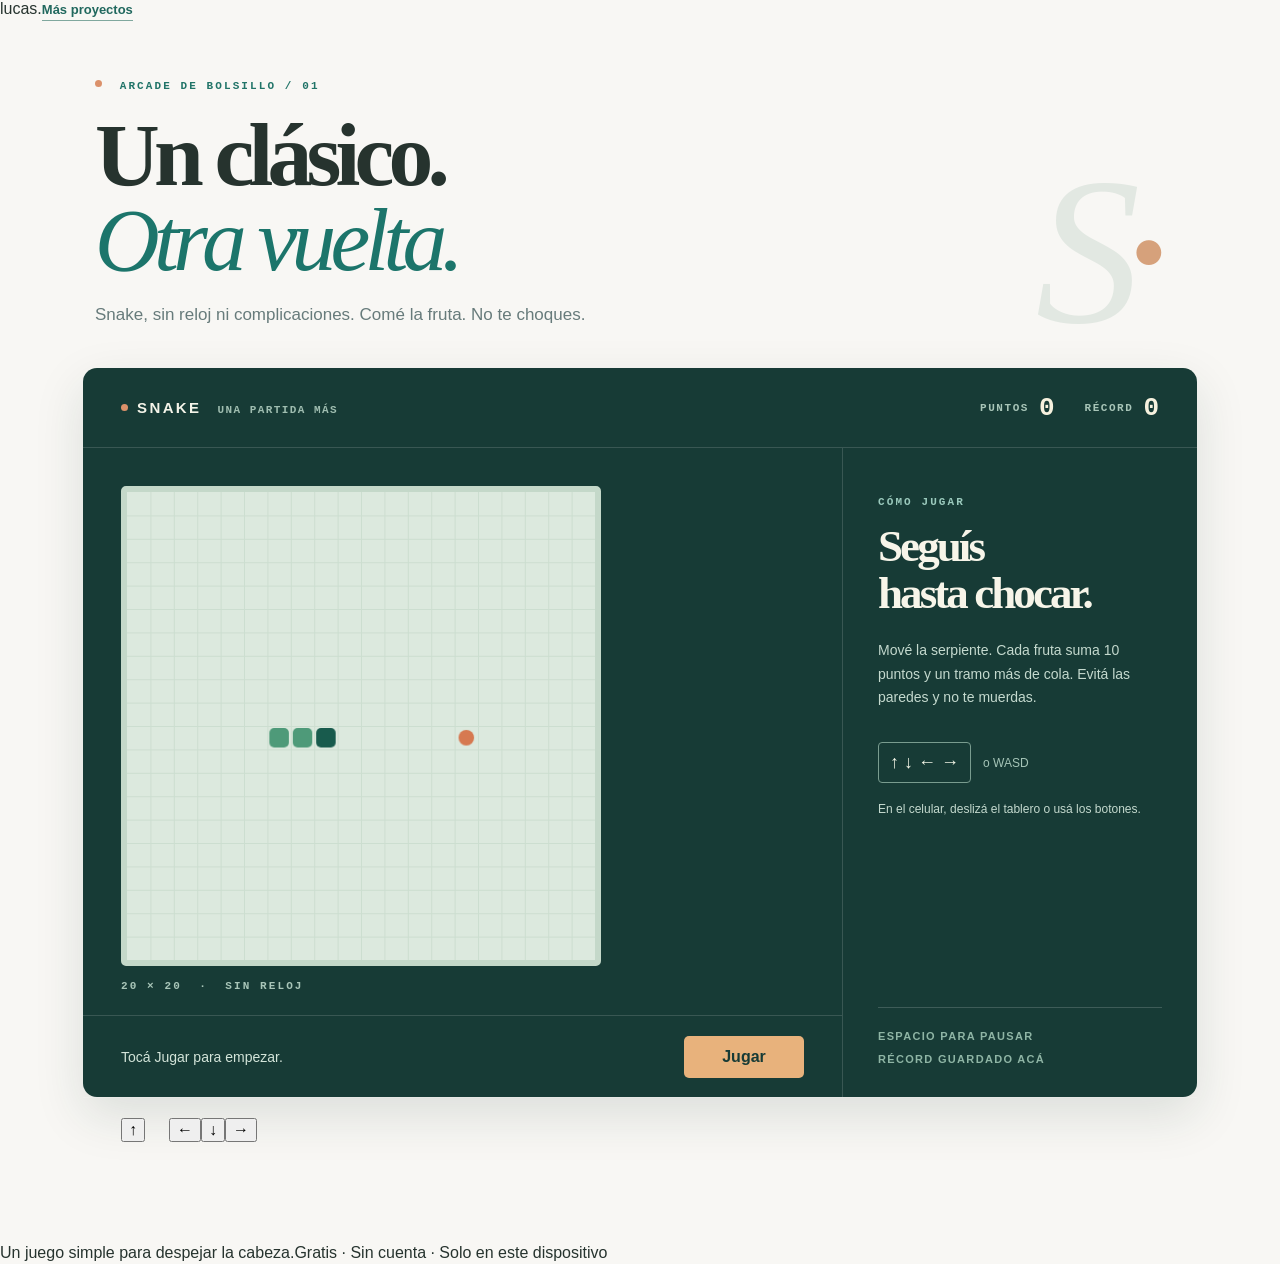
<file: 1-index.html>
<!doctype html>
<html lang="es-UY"><head><meta charset="utf-8"><meta name="viewport" content="width=device-width,initial-scale=1"><meta name="theme-color" content="#f8f7f4"><meta name="description" content="Snake: un clásico para hacer una pausa."><title>Snake · Lucas</title><link rel="stylesheet" href="./style.css"></head>
<body><header class="site"><a class="brand" href="https://lucasramos.uy/links/">lucas<span>.</span></a><a class="back" href="https://lucasramos.uy/links/">Más proyectos</a></header>
<main><section class="intro"><div><p class="eyebrow"><span class="dot"></span> ARCADE DE BOLSILLO / 01</p><h1>Un clásico.<br><em>Otra vuelta.</em></h1><p class="lede">Snake, sin reloj ni complicaciones. Comé la fruta. No te choques.</p></div><span class="big-snake" aria-hidden="true">S<span>·</span></span></section>
<section class="machine" aria-label="Juego Snake"><div class="machine-top"><div><span class="led"></span><strong>SNAKE</strong><span class="machine-sub">UNA PARTIDA MÁS</span></div><div class="scoreboard"><span>PUNTOS <b id="score">0</b></span><span>RÉCORD <b id="best">0</b></span></div></div>
<div class="machine-body"><div class="board-frame"><canvas id="board" width="480" height="480" role="img" aria-label="Tablero de Snake" tabindex="0"></canvas><span class="board-foot">20 × 20 &nbsp;·&nbsp; SIN RELOJ</span></div><div class="machine-bottom"><p id="status" role="status" aria-live="polite">Tocá Jugar para empezar.</p><button id="start" type="button">Jugar <span aria-hidden="true">→</span></button></div><div class="panel"><p class="panel-kicker">CÓMO JUGAR</p><h2>Seguís<br> hasta chocar.</h2><p>Mové la serpiente. Cada fruta suma 10 puntos y un tramo más de cola. Evitá las paredes y no te muerdas.</p><div class="key-guide"><span>↑ ↓ ← →</span><span>o WASD</span></div><p class="touch-note">En el celular, deslizá el tablero o usá los botones.</p><div class="panel-bottom"><span>ESPACIO PARA PAUSAR</span><span>RÉCORD GUARDADO ACÁ</span></div></div></div></section>
<div class="controls" aria-label="Controles táctiles"><button data-dir="up" aria-label="Arriba">↑</button><div><button data-dir="left" aria-label="Izquierda">←</button><button data-dir="down" aria-label="Abajo">↓</button><button data-dir="right" aria-label="Derecha">→</button></div></div>
</main><footer><span>Un juego simple para despejar la cabeza.</span><span>Gratis · Sin cuenta · Solo en este dispositivo</span></footer><script src="./app.js" defer></script></body></html>
</file>
<file: style.css>
:root{font-family:"Space Grotesk",sans-serif;background:#f8f7f4;color:#26332e}*{box-sizing:border-box}body{margin:0}button{font:inherit;cursor:pointer}a{color:inherit;text-decoration:none}kit-header::part(header){height:68px;padding:0 max(5vw,22px)}kit-header::part(brand){font-size:24px;font-weight:800;letter-spacing:-.07em}.back{font-size:13px;color:#21685e;font-weight:700;border-bottom:1px solid #80a89e;padding-bottom:3px}main{max-width:1170px;padding:62px 28px 82px;margin:auto}.intro{display:flex;align-items:end;justify-content:space-between;gap:16px;padding:0 12px 43px}.eyebrow,.panel-kicker{color:#217468;font-size:11px;letter-spacing:.19em;font-weight:800;margin:0 0 20px}.dot,.led{display:inline-block;width:7px;height:7px;border-radius:50%;background:#db916a;margin-right:9px;vertical-align:2px}h1,h2{font-family:"Source Serif 4",serif;letter-spacing:-.065em}h1{font-size:clamp(54px,7vw,93px);line-height:.95;margin:0}h1 em{font-weight:400;color:#1c756b}.lede{font-size:17px;color:#677b7b;margin:23px 0 0}.big-snake{font:italic 210px/.7 "Source Serif 4",serif;color:#e2e8e2;letter-spacing:-.1em;margin-right:34px;user-select:none}.big-snake span{color:#d6a17b}.machine{background:#173b36;border-radius:14px;box-shadow:0 18px 50px #19342c20;overflow:hidden;color:#f4f4e9}.machine-top{height:80px;display:flex;justify-content:space-between;align-items:center;border-bottom:1px solid #ffffff25;padding:0 38px}.machine-top strong{font-size:15px;letter-spacing:.16em}.machine-sub{margin-left:16px;color:#9fbdb0;font-size:11px;letter-spacing:.13em;font-weight:700}.scoreboard{display:flex;gap:30px;color:#a8c5b8;font-size:11px;letter-spacing:.14em;font-weight:800}.scoreboard span{display:flex;align-items:center;gap:10px}.scoreboard b{color:#f6f1de;font-size:26px;letter-spacing:0}.machine-body{display:grid;grid-template-columns:minmax(0,1fr) minmax(260px,355px);grid-template-rows:auto auto auto;gap:0}.board-frame{grid-column:1;grid-row:1}.board-frame{padding:38px 38px 23px}.board-frame canvas{display:block;width:min(100%,480px);height:auto;aspect-ratio:1;background:#dce9de;border:6px solid #c4d8c9;border-radius:5px;touch-action:none;outline:none}.board-frame canvas:focus-visible{box-shadow:0 0 0 3px #e3a57d}.board-foot{display:block;margin-top:14px;font-size:11px;color:#a8c5b8;letter-spacing:.19em;font-weight:700}.panel{grid-column:2;grid-row:1 / span 3;border-left:1px solid #ffffff25;padding:48px 35px 32px;display:flex;flex-direction:column}.panel-kicker{color:#9bcabd;margin:0 0 15px}.panel h2{font-size:45px;line-height:1.04;margin:0 0 22px;color:#f7f5e9}.panel>p:not(.panel-kicker){font-size:14px;line-height:1.7;color:#c4d9ce;margin:0 0 24px}.key-guide{display:flex;gap:12px;align-items:center;margin:8px 0 16px}.key-guide span:first-child{border:1px solid #799c8f;border-radius:4px;padding:9px 11px;font-size:18px;color:#f2f5e6}.key-guide span:last-child{font-size:12px;color:#a5c4b7}.panel .touch-note{font-size:12px!important}.panel-bottom{border-top:1px solid #ffffff2b;padding-top:22px;margin-top:auto;display:flex;flex-direction:column;gap:11px;font-size:11px;color:#8fb5a5;letter-spacing:.12em;font-weight:700}.machine-bottom{grid-column:1;grid-row:2;height:82px;display:flex;justify-content:space-between;align-items:center;border-top:1px solid #ffffff25;padding:0 38px}.machine-bottom p{font-size:14px;color:#d3e4d9;margin:0}.machine-bottom button{background:#e8b27c;color:#173b36;border:0;border-radius:5px;padding:12px 20px;font-weight:800;min-width:120px}@media (hover:hover){.machine-bottom button:hover{background:#f1c99c}}.machine-bottom button span{margin-left:8px}.board-foot strong{float:right;color:#e8b27c;font-size:11px;letter-spacing:.06em}.controls{grid-column:1;grid-row:3;border-top:1px solid #ffffff25;padding:20px 38px;display:flex;align-items:center;gap:24px}.controls-title{margin:0;color:#a8c5b8;font-size:12px;font-weight:700}.dpad{display:grid;grid-template-columns:repeat(3,52px);grid-template-rows:repeat(2,48px);gap:5px}.dpad button{border:1px solid #a2bdb0;background:#eaf0e9;border-radius:7px;font-size:24px;font-weight:700;color:#173b36;touch-action:manipulation;-webkit-tap-highlight-color:transparent}.dpad button[data-dir=up]{grid-column:2}.dpad button[data-dir=left]{grid-column:1;grid-row:2}.dpad button[data-dir=down]{grid-column:2;grid-row:2}.dpad button[data-dir=right]{grid-column:3;grid-row:2}.dpad button:active{background:#e8b27c;transform:scale(.96)}@media(max-width:800px){kit-header::part(header){height:62px}.back{font-size:12px}main{padding:18px 19px 40px}.intro{padding:0 0 18px}.big-snake{display:none}.eyebrow{font-size:11px;letter-spacing:.17em;margin-bottom:10px}h1{font-size:clamp(40px,11vw,52px)}.lede{font-size:12px;line-height:1.4;max-width:340px;margin-top:9px}.machine-top{height:65px;padding:0 17px}.machine-top strong{font-size:12px}.machine-sub{display:none}.scoreboard{gap:12px;font-size:11px}.scoreboard span{gap:5px}.scoreboard b{font-size:19px}.machine-body{display:flex;flex-direction:column}.board-frame{padding:12px 15px 9px}.board-frame canvas{width:100%;border-width:4px}.board-foot{margin-top:9px;font-size:11px}.panel{grid-column:2;grid-row:1 / span 3;border-left:0;border-top:1px solid #ffffff25;padding:26px 24px 25px}.panel h2{font-size:34px;margin-bottom:10px}.panel h2 br{display:none}.panel>p:not(.panel-kicker){font-size:13px;margin-bottom:13px}.key-guide{display:none}.panel .touch-note{display:none}.panel-bottom{padding-top:16px;margin-top:4px;font-size:11px}.machine-bottom{height:auto;min-height:70px;padding:14px 17px;gap:10px}.machine-bottom p{font-size:12px;max-width:180px}.machine-bottom button{min-width:100px;padding:11px}.controls{margin:0;padding:12px 17px 16px;display:flex;flex-direction:column;gap:8px;background:#173b36}.controls-title{font-size:12px;color:#b7d1c3}.dpad{grid-template-columns:repeat(3,72px);grid-template-rows:repeat(2,66px);gap:7px}.dpad button{font-size:29px;border-radius:9px;box-shadow:0 3px 0 #091f1c}.board-foot strong{display:block;float:none;margin-top:5px;font-size:11px;letter-spacing:.04em}}

.eyebrow,.panel-kicker,.board-foot,.machine-sub,.scoreboard,.scorecards small{font-family:"DM Mono",monospace}
@media (pointer:coarse){.back{display:inline-flex;align-items:center;min-height:44px}.machine-bottom button{min-height:44px}}
</file>
